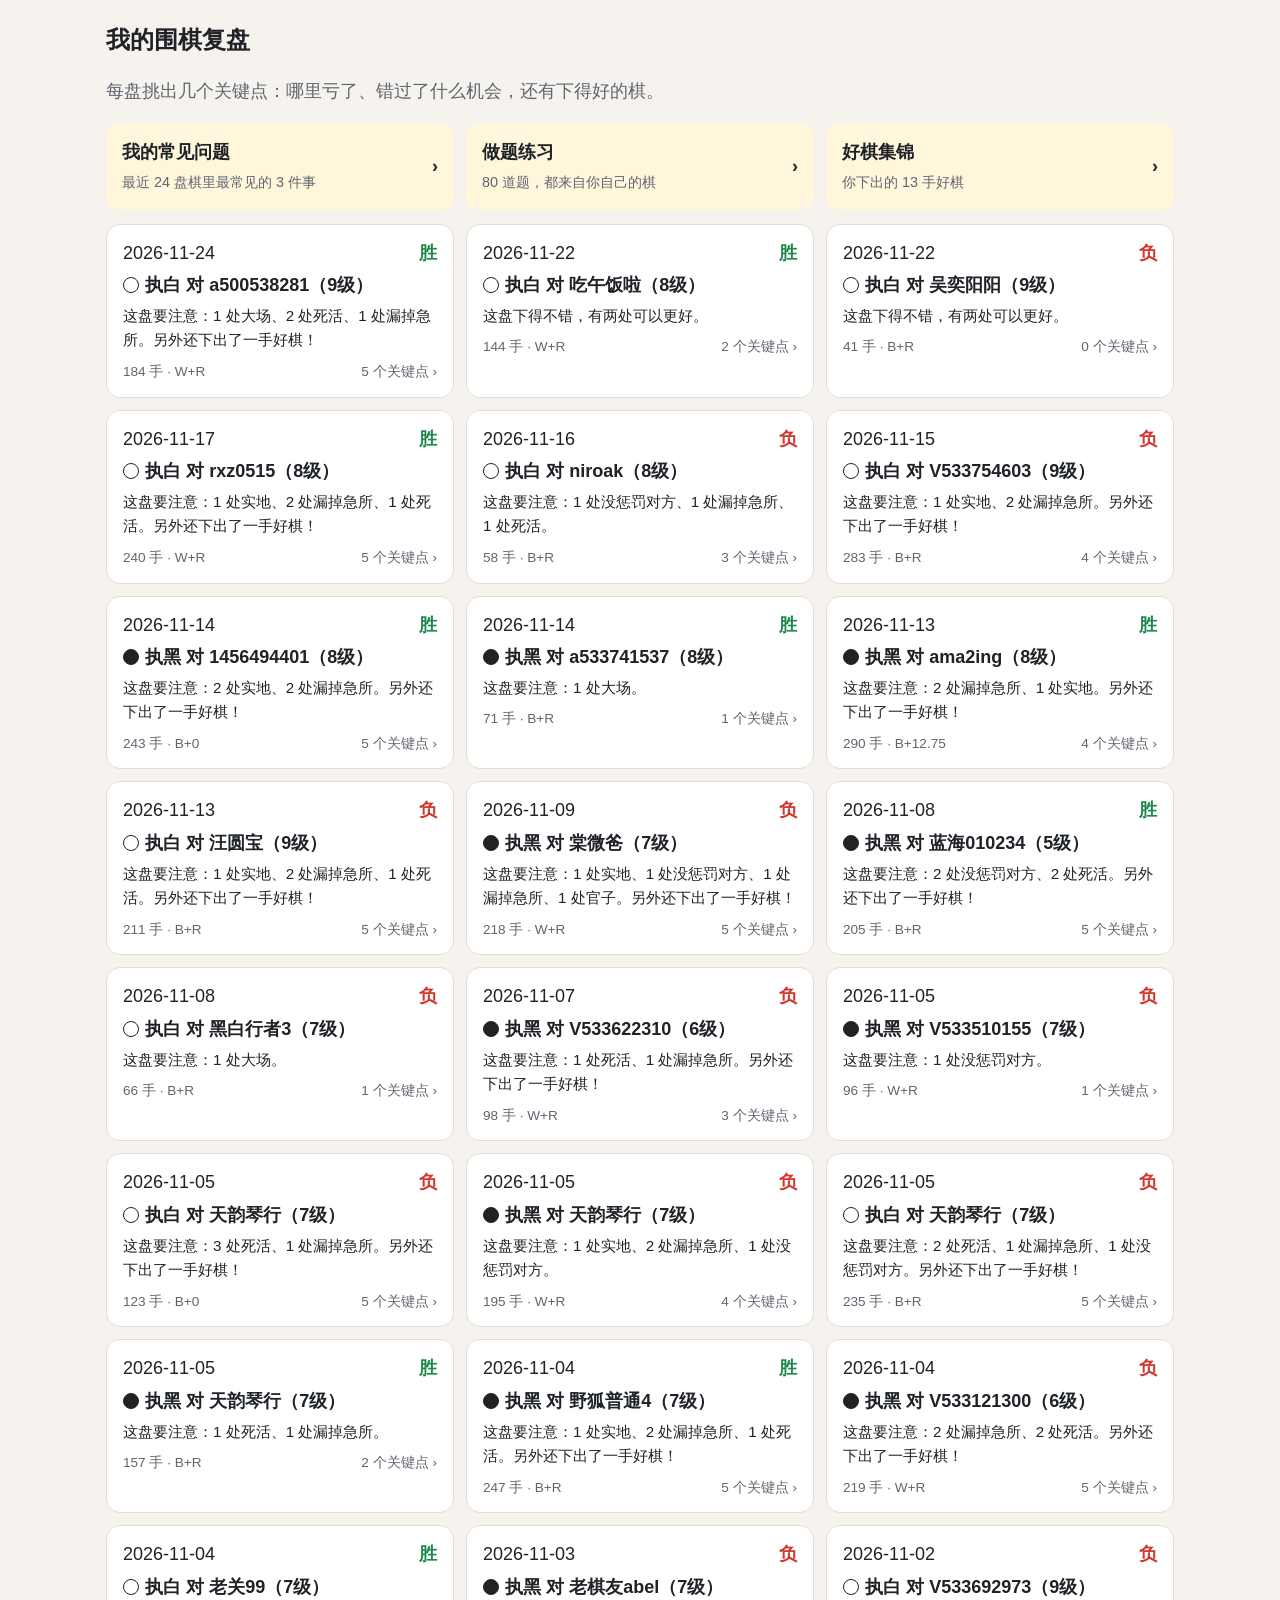
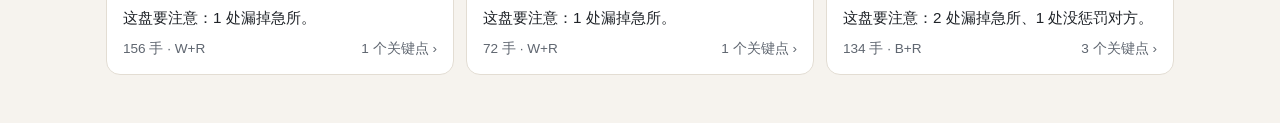
<file: site/index.html>
<!doctype html>
<html lang="zh-CN">
<head>
  <meta charset="utf-8">
  <meta name="viewport" content="width=device-width, initial-scale=1, viewport-fit=cover">
  <meta name="robots" content="noindex, nofollow">
  <title>围棋复盘</title>
  <link rel="stylesheet" href="assets/style.css">
</head>
<body>
  <main class="page">
    <header class="site-head">
      <h1>我的围棋复盘</h1>
      <p class="meta">每盘挑出几个关键点：哪里亏了、错过了什么机会，还有下得好的棋。</p>
    </header>
    <section id="list" class="game-list">加载中……</section>
  </main>
  <script type="module" src="assets/index.js"></script>
</body>
</html>
</file>
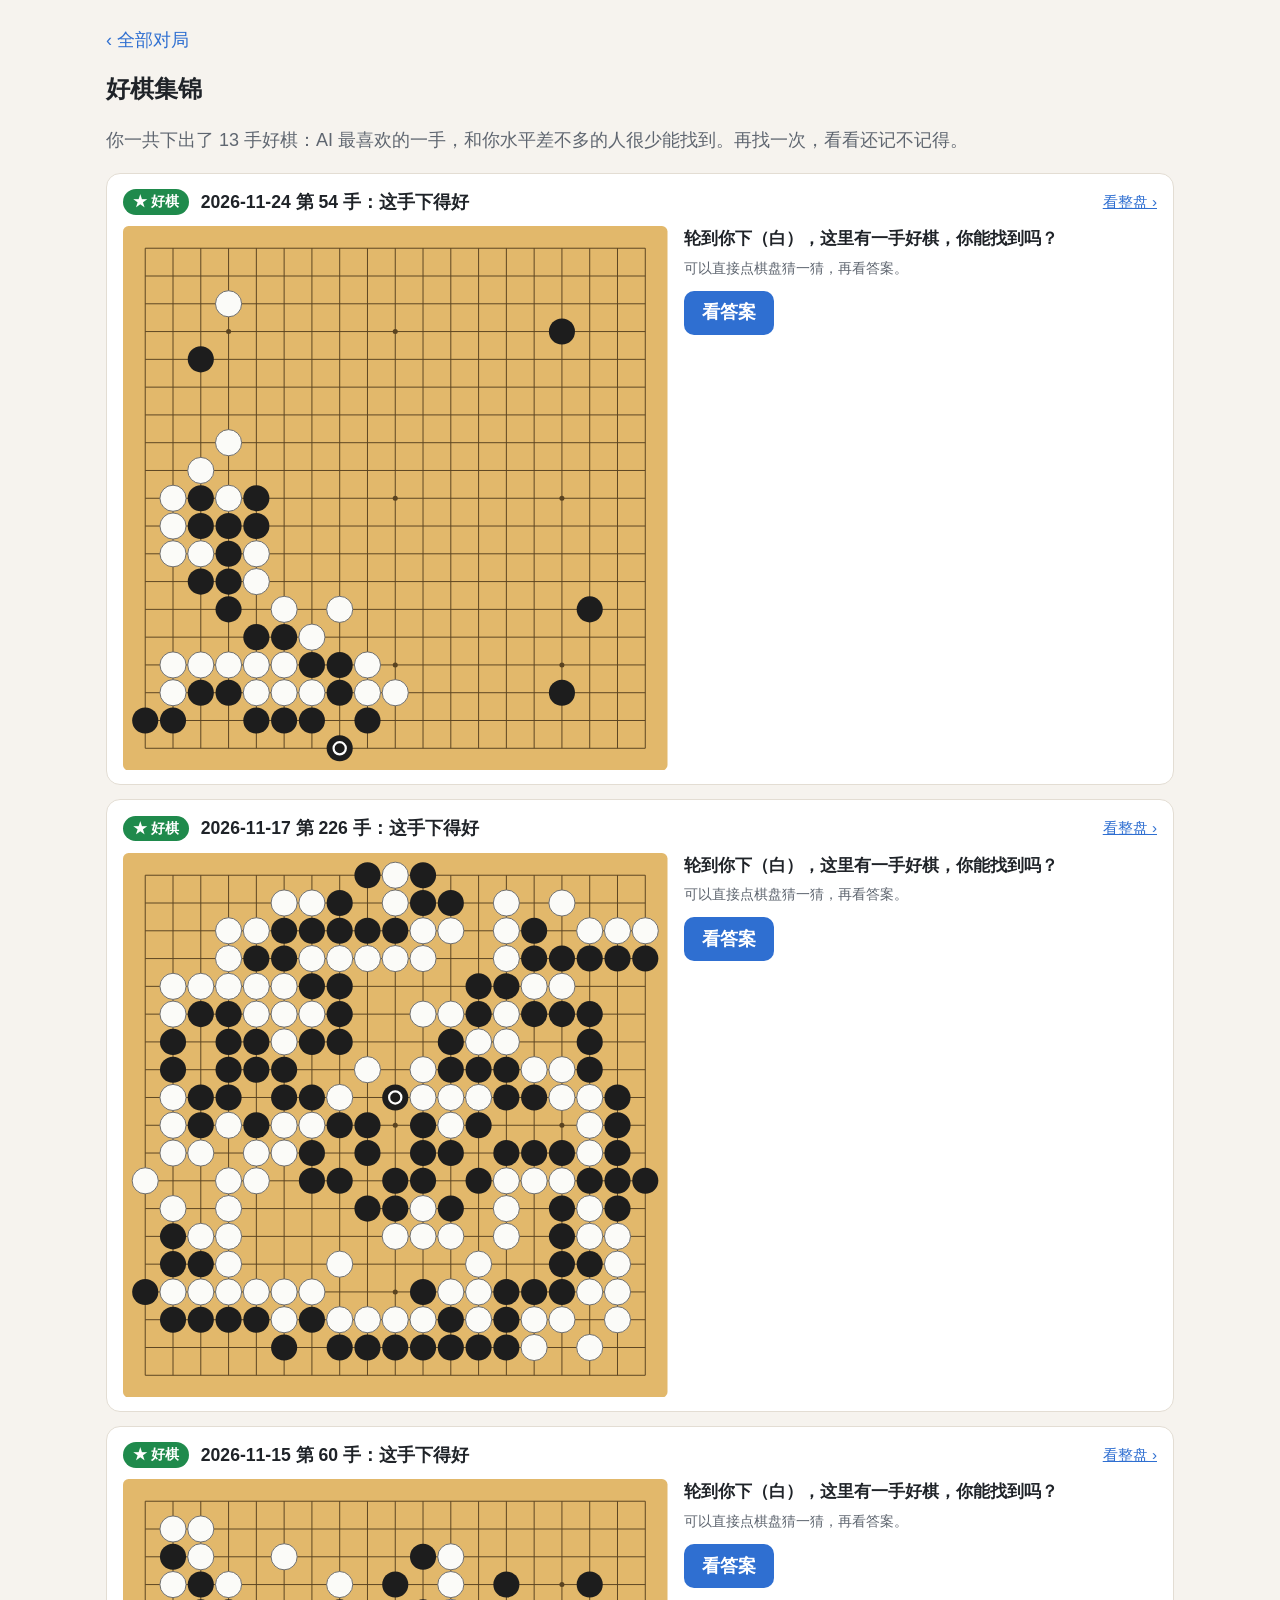
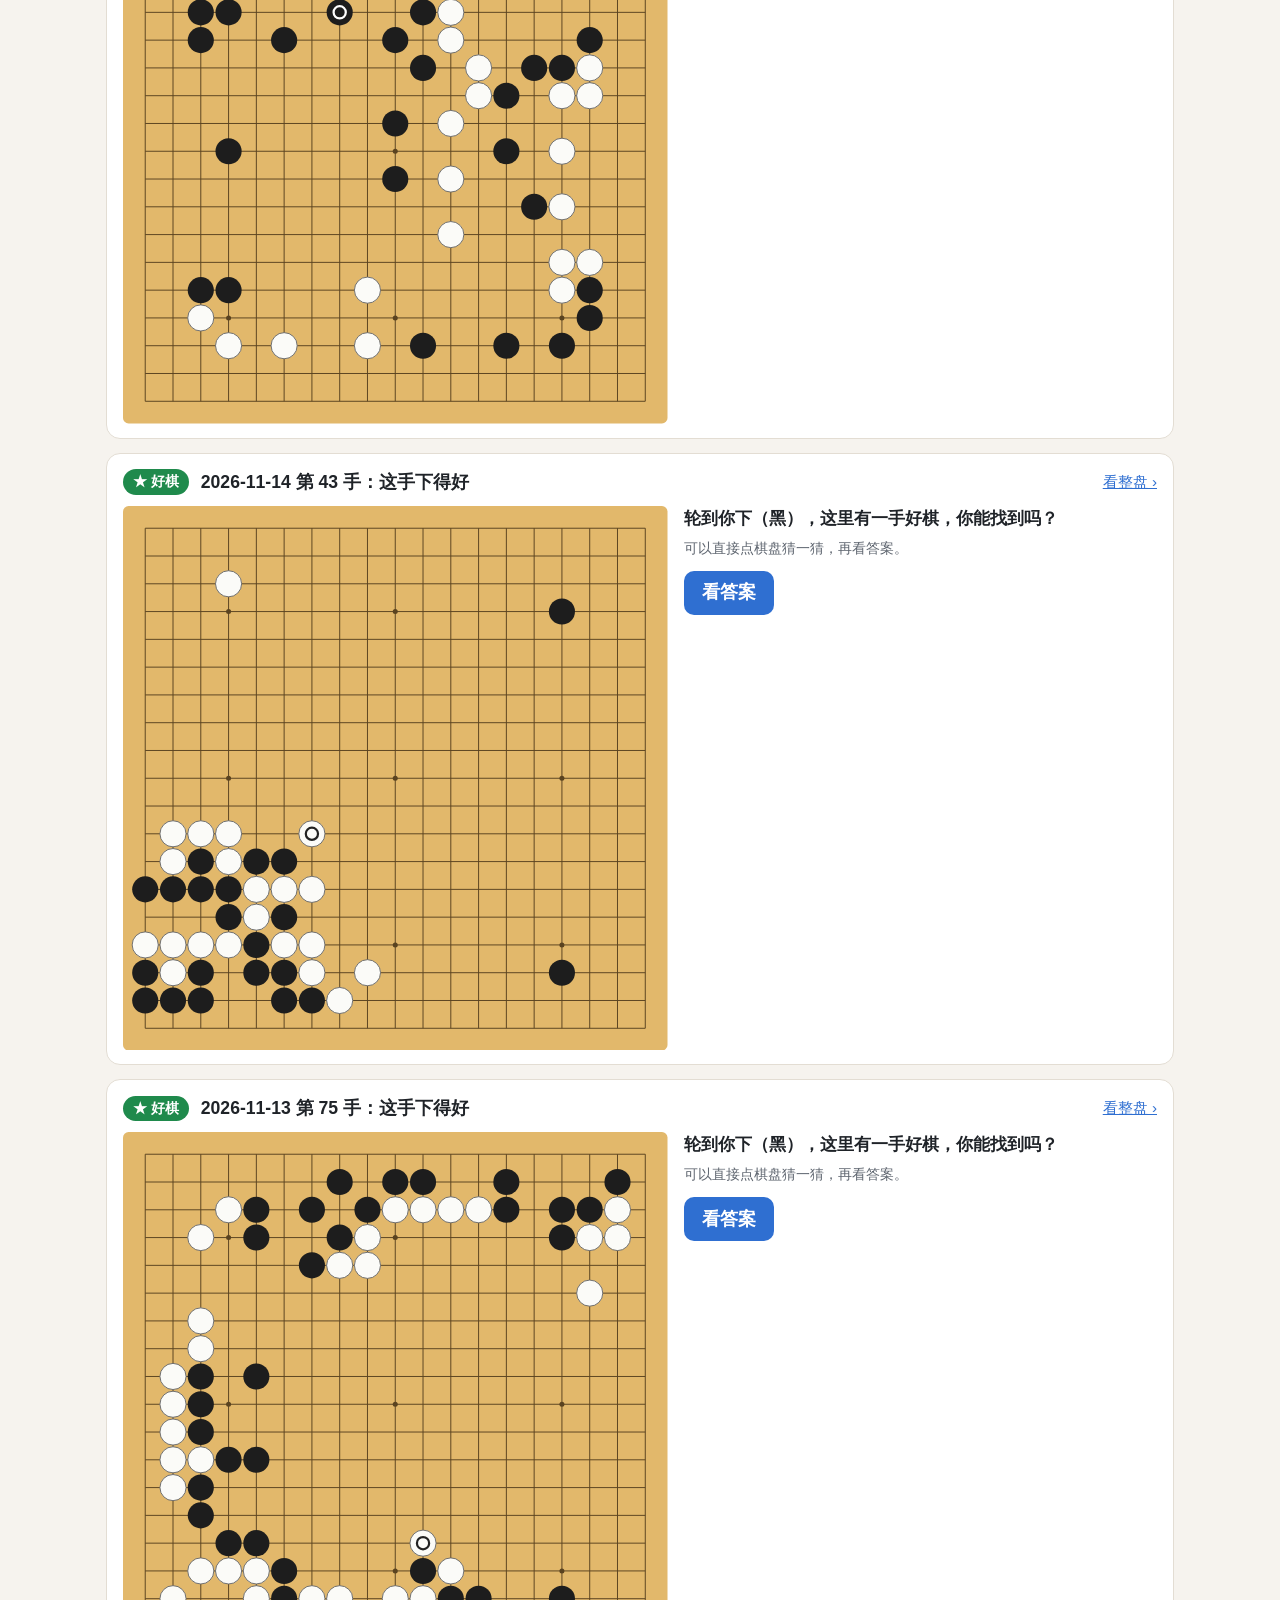
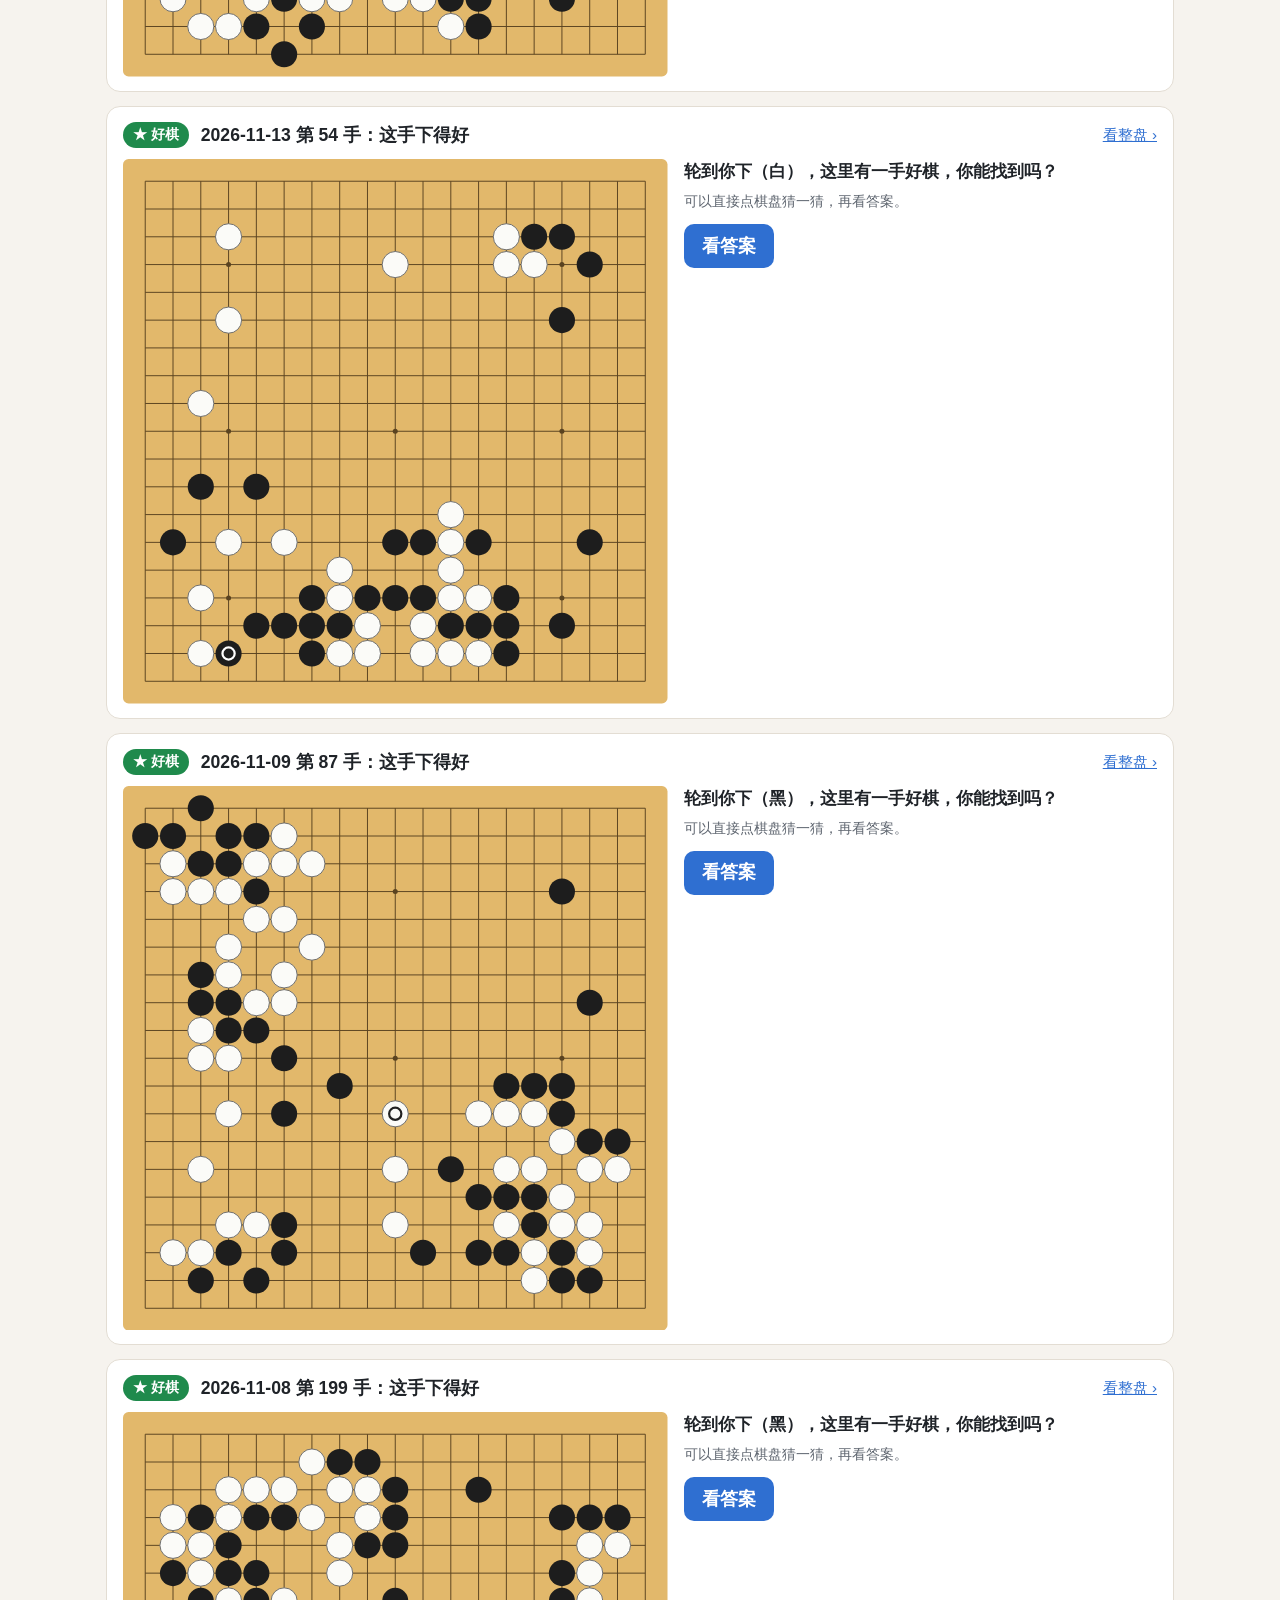
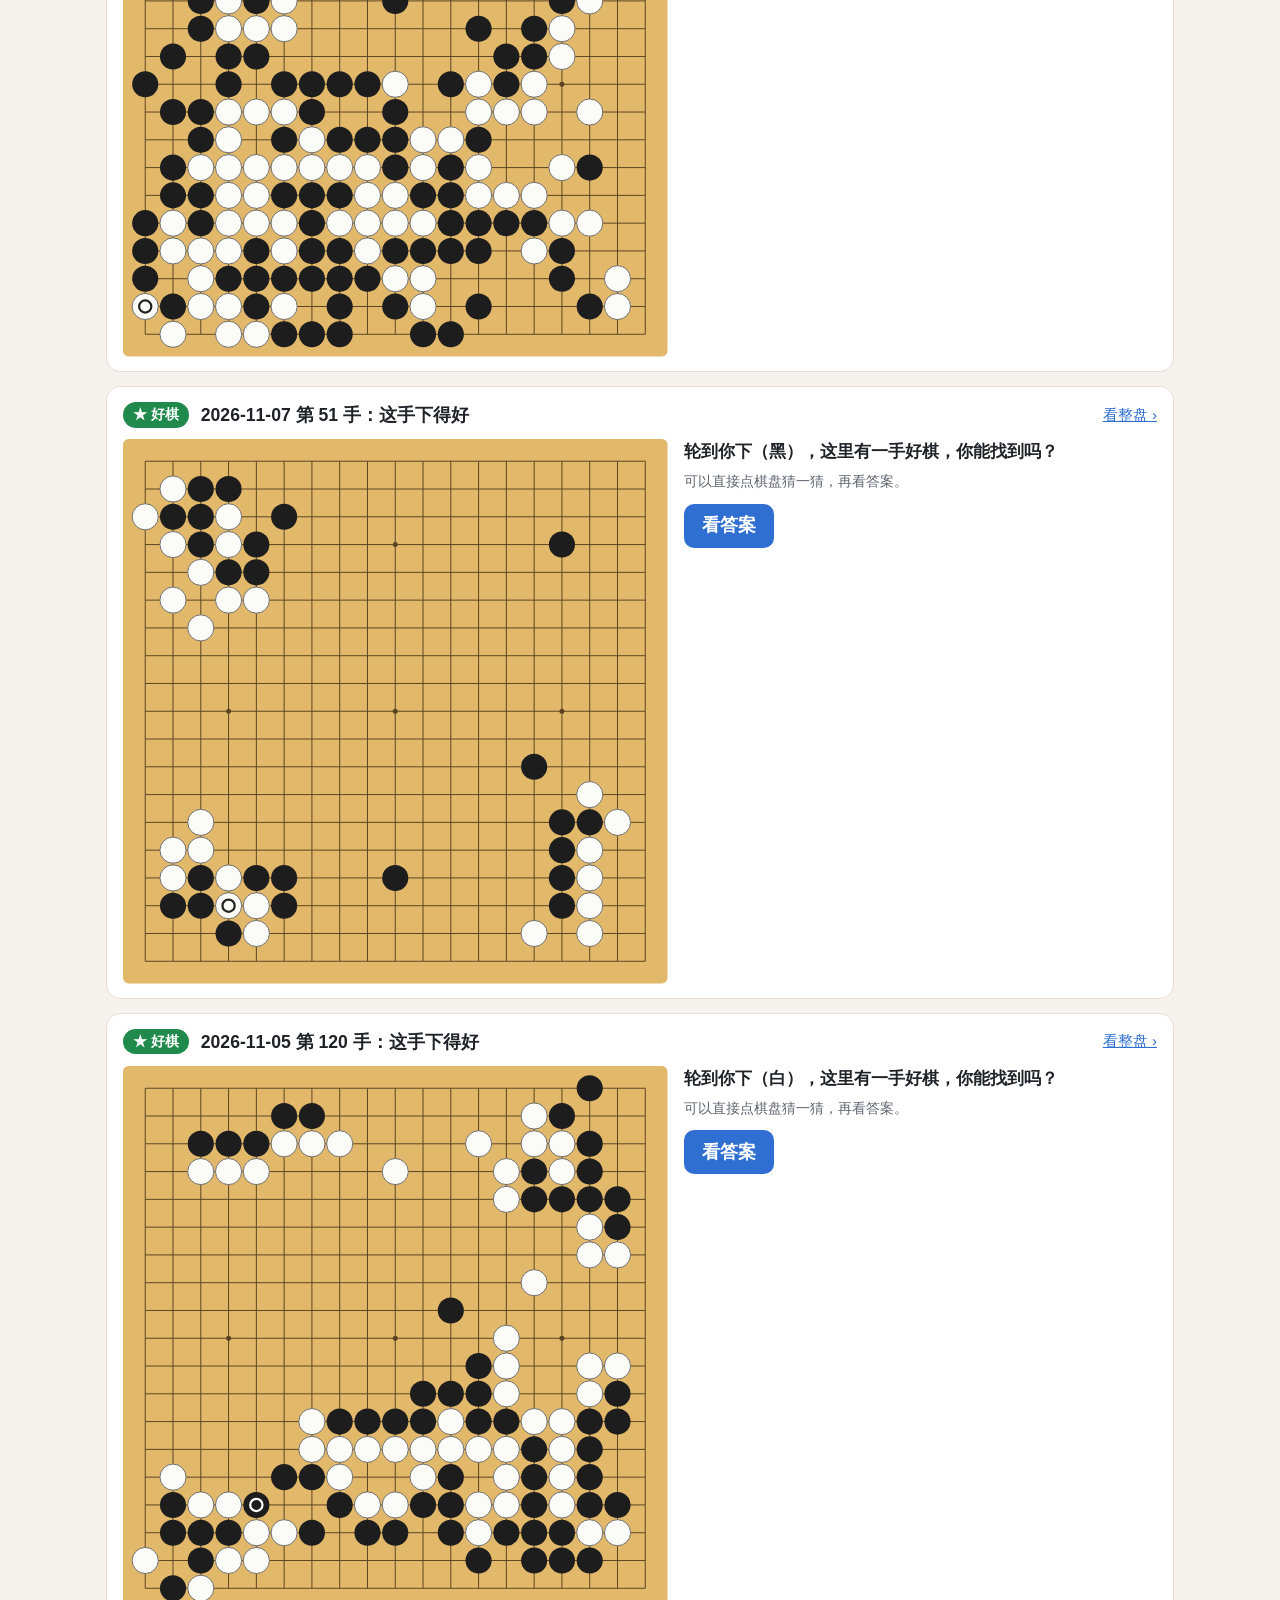
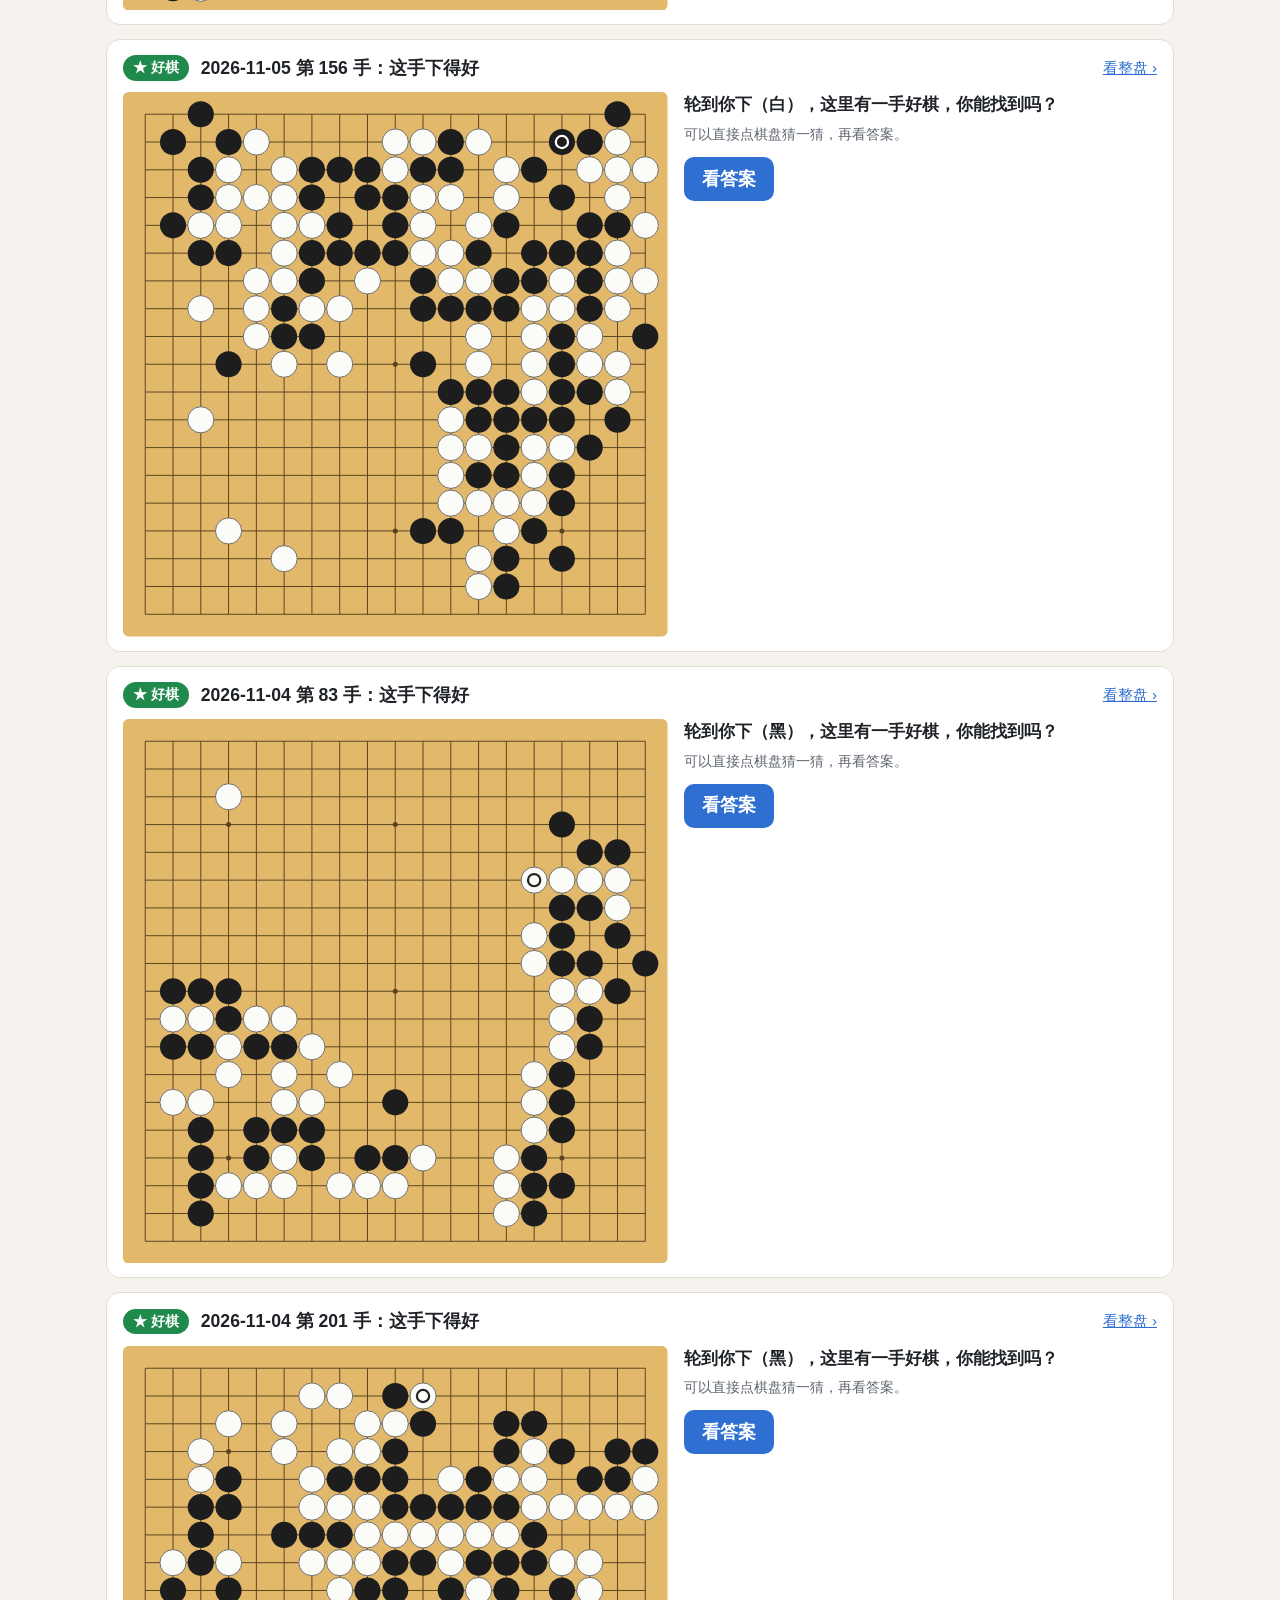
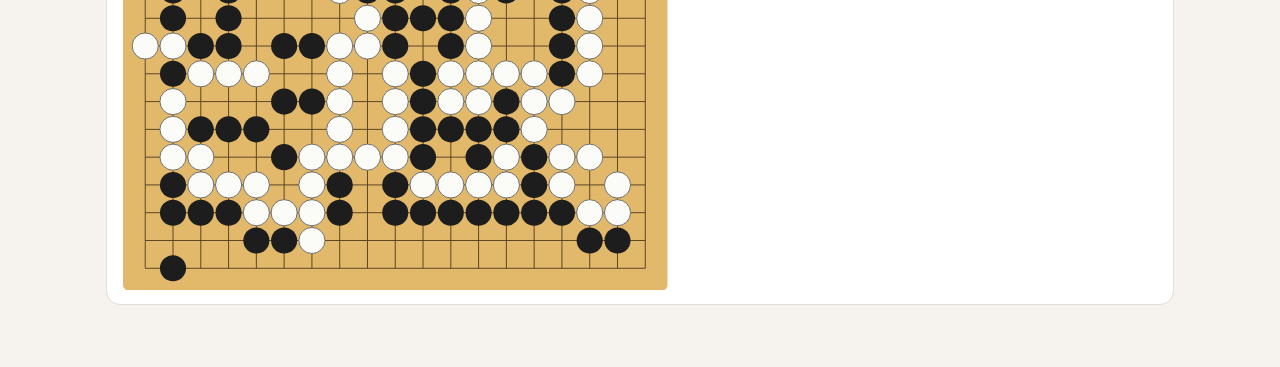
<file: site/goods.html>
<!doctype html>
<html lang="zh-CN">
<head>
  <meta charset="utf-8">
  <meta name="viewport" content="width=device-width, initial-scale=1, viewport-fit=cover">
  <meta name="robots" content="noindex, nofollow">
  <title>好棋集锦</title>
  <link rel="stylesheet" href="assets/style.css">
</head>
<body>
  <main id="app" class="page">加载中……</main>
  <script type="module" src="assets/goods.js"></script>
</body>
</html>
</file>
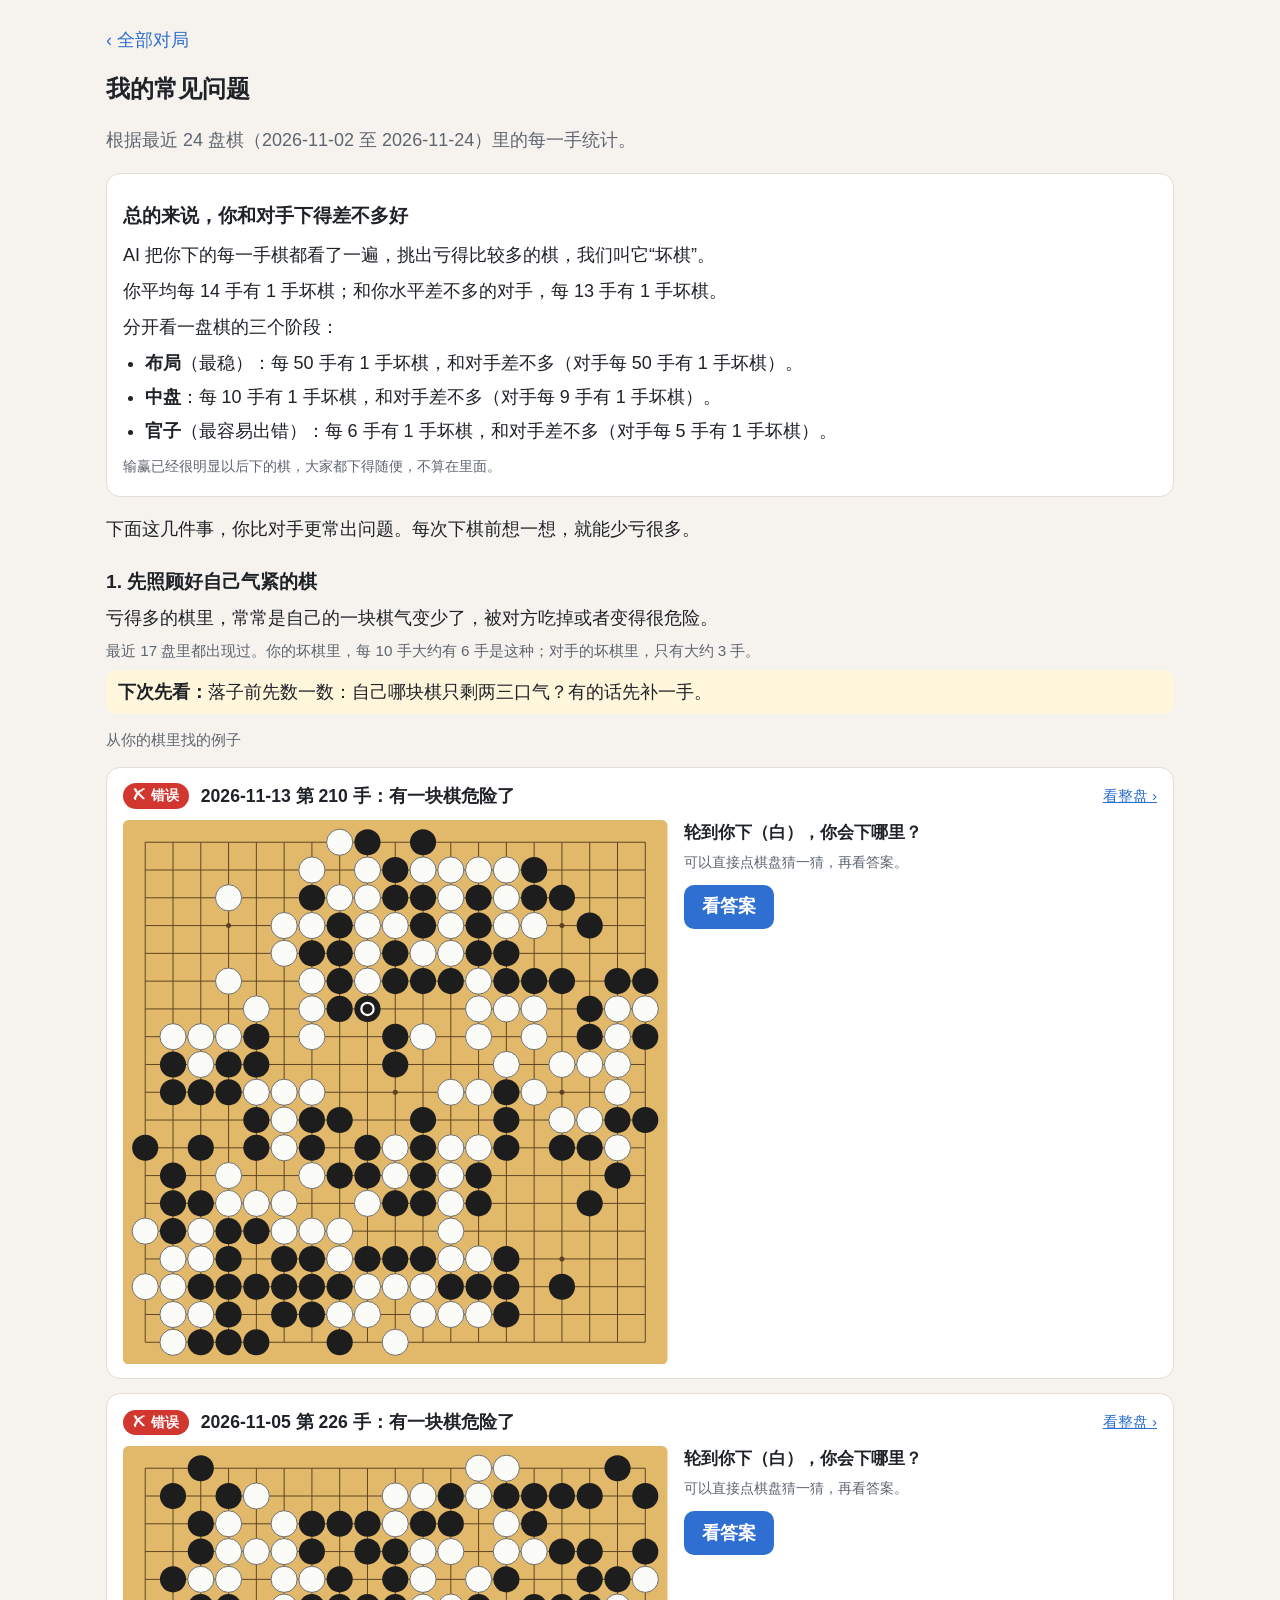
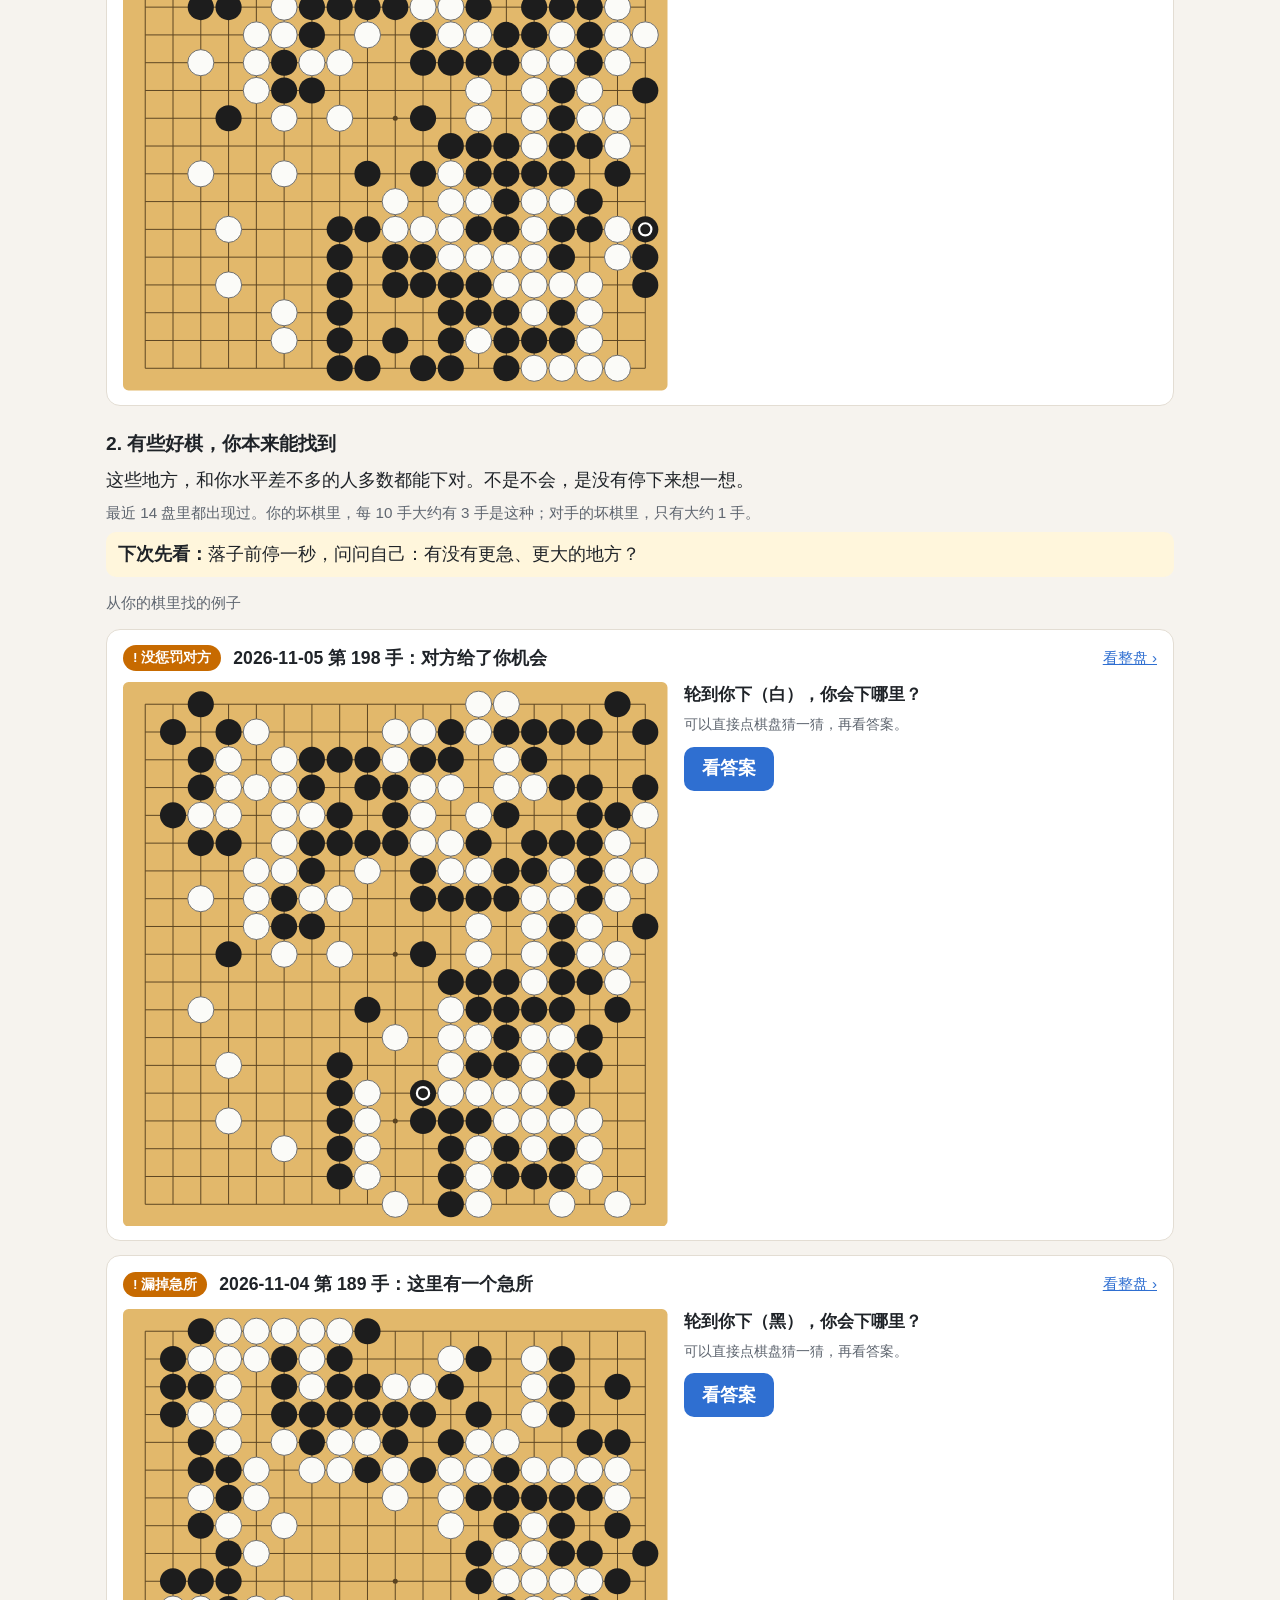
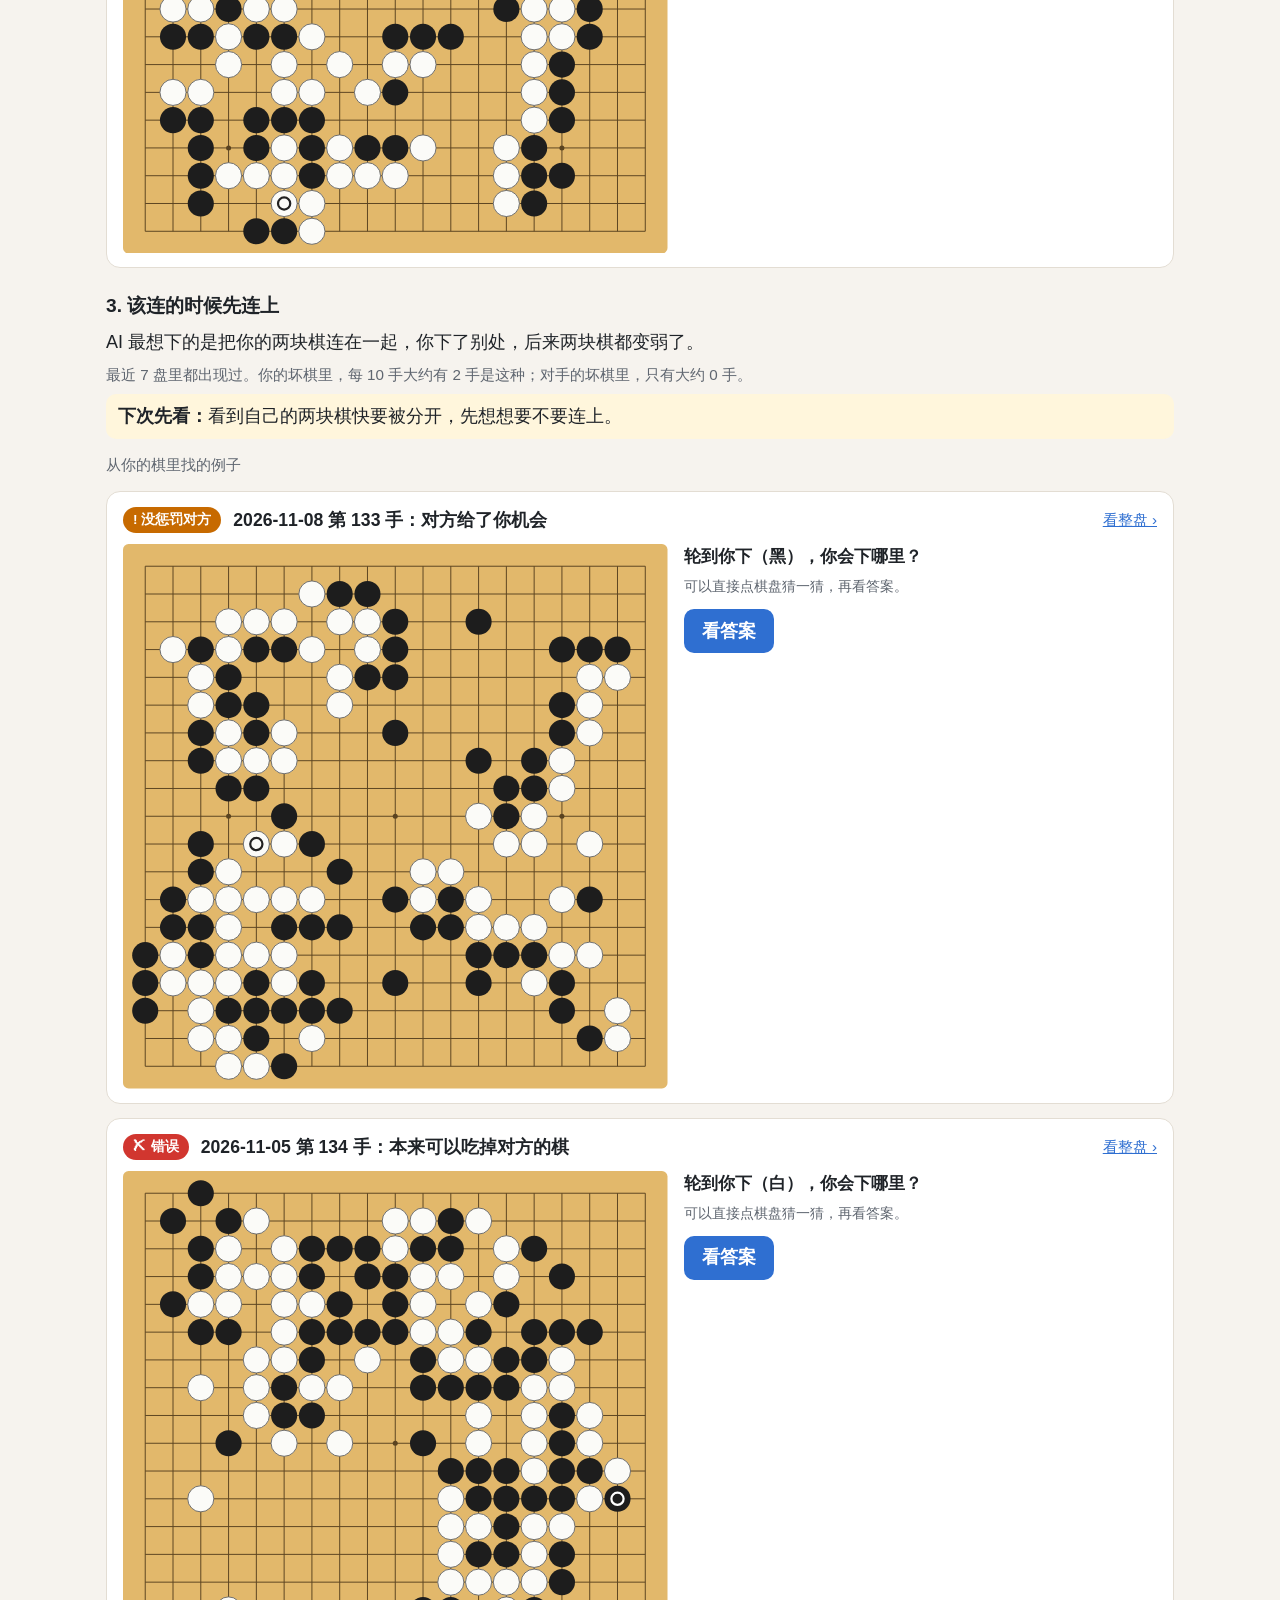
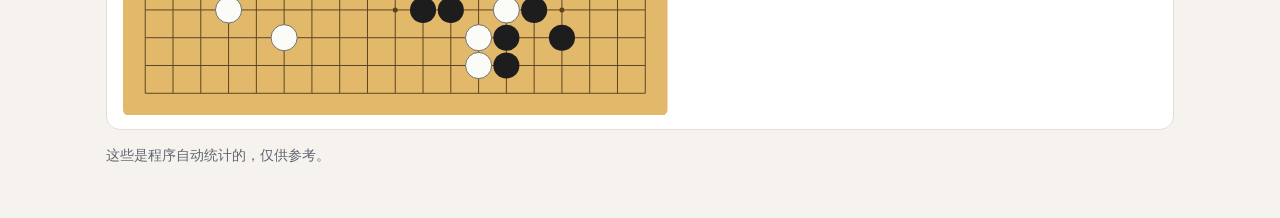
<file: site/habits.html>
<!doctype html>
<html lang="zh-CN">
<head>
  <meta charset="utf-8">
  <meta name="viewport" content="width=device-width, initial-scale=1, viewport-fit=cover">
  <meta name="robots" content="noindex, nofollow">
  <title>我的常见问题</title>
  <link rel="stylesheet" href="assets/style.css">
</head>
<body>
  <main id="app" class="page">加载中……</main>
  <script type="module" src="assets/habits.js"></script>
</body>
</html>
</file>
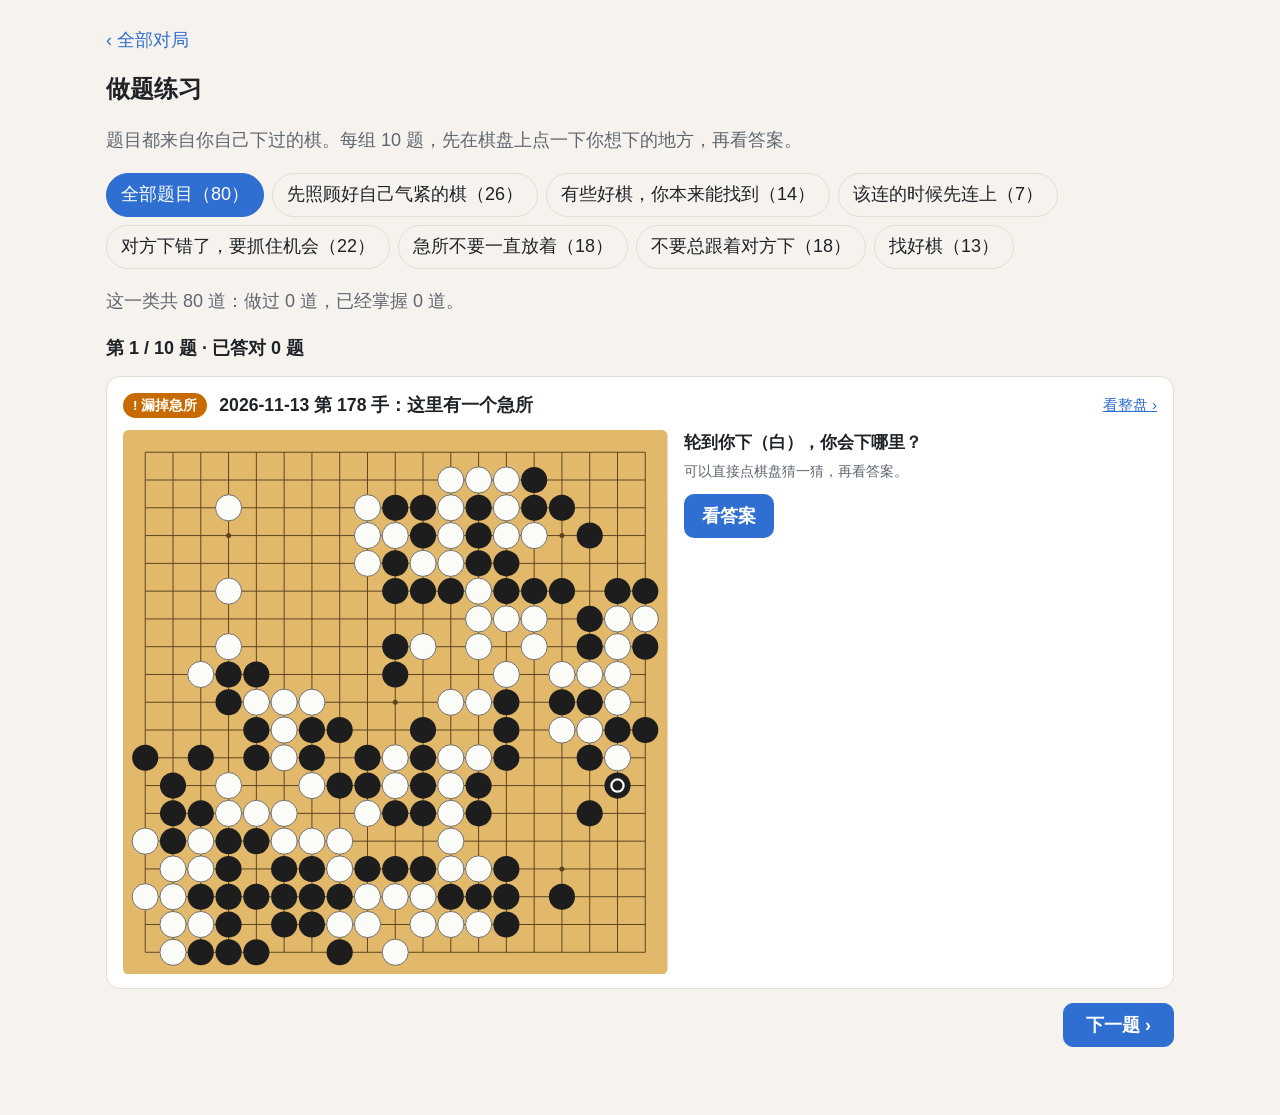
<file: site/practice.html>
<!doctype html>
<html lang="zh-CN">
<head>
  <meta charset="utf-8">
  <meta name="viewport" content="width=device-width, initial-scale=1, viewport-fit=cover">
  <meta name="robots" content="noindex, nofollow">
  <title>做题练习</title>
  <link rel="stylesheet" href="assets/style.css">
</head>
<body>
  <main id="app" class="page">加载中……</main>
  <script type="module" src="assets/practice.js"></script>
</body>
</html>
</file>
<file: site/assets/style.css>
:root {
  --bg: #f6f3ee;
  --card: #ffffff;
  --text: #1f2328;
  --muted: #5f6670;
  --line: #e3ddd3;
  --wood: #e2b86b;
  --grid: #5a4320;
  --red: #d1362f;
  --green: #1f8a4c;
  --blue: #2f6fd1;
  --orange: #c76a00;
  --up: rgba(31, 138, 76, 0.18);
  --down: rgba(209, 54, 47, 0.16);
  --area: rgba(209, 54, 47, 0.45);
  --tip: #fff6dc;
  --radius: 14px;
  color-scheme: light;
}

@media (prefers-color-scheme: dark) {
  :root:not([data-theme="light"]) {
    --bg: #16181c;
    --card: #20242a;
    --text: #e8e6e3;
    --muted: #a3a9b1;
    --line: #333941;
    --wood: #c9a15a;
    --tip: #3a3320;
    --up: rgba(60, 180, 110, 0.22);
    --down: rgba(230, 90, 80, 0.22);
    color-scheme: dark;
  }
}

* { box-sizing: border-box; }

body {
  margin: 0;
  background: var(--bg);
  color: var(--text);
  font: 18px/1.6 -apple-system, BlinkMacSystemFont, "PingFang SC", "Microsoft YaHei", "Segoe UI", sans-serif;
  -webkit-text-size-adjust: 100%;
}

.page { max-width: 1100px; margin: 0 auto; padding: 16px 16px 48px; }
h1 { font-size: 1.5rem; margin: 0.2em 0; }
h2 { font-size: 1.2rem; margin: 1.2em 0 0.5em; }
h3 { font-size: 1.1rem; margin: 0; }
h4 { font-size: 1rem; margin: 0.8em 0 0.3em; }
.meta, .legend, .hint { color: var(--muted); }
.legend, .hint { font-size: 0.9rem; margin: 0.2em 0; }
a { color: var(--blue); }
.back { display: inline-block; padding: 10px 0; text-decoration: none; min-height: 44px; }

.outcome.win { color: var(--green); }
.outcome.lose { color: var(--red); }

/* Game list */
.game-list { display: grid; gap: 12px; grid-template-columns: repeat(auto-fill, minmax(300px, 1fr)); }
.game-card {
  display: block; padding: 14px 16px; background: var(--card); border: 1px solid var(--line);
  border-radius: var(--radius); color: inherit; text-decoration: none;
}
.game-card:active { transform: scale(0.99); }
.game-card .row { display: flex; justify-content: space-between; align-items: center; gap: 8px; }
.game-card .small { font-size: 0.85rem; color: var(--muted); }
.game-card .who { font-weight: 600; margin: 4px 0; }
.game-card .sum { margin: 4px 0 8px; font-size: 0.95rem; }
.stone-dot { display: inline-block; width: 0.9em; height: 0.9em; border-radius: 50%; margin-right: 6px; vertical-align: -0.1em; border: 1px solid #222; }
.stone-dot.black { background: #222; }
.stone-dot.white { background: #fff; }

/* Chart */
.chart { background: var(--card); border: 1px solid var(--line); border-radius: var(--radius); padding: 4px 16px 12px; }
.curve { width: 100%; height: auto; display: block; }
.curve .axis { stroke: var(--line); stroke-width: 1; }
.curve .axis.zero { stroke: var(--muted); }
.curve .tick { fill: var(--muted); font-size: 10px; }
.curve .lead-line { fill: none; stroke: var(--text); stroke-width: 1.4; }
.curve .lead-up { fill: var(--up); }
.curve .lead-down { fill: var(--down); }
.curve .dot { cursor: pointer; }
.curve .dot circle { fill: var(--red); stroke: var(--card); stroke-width: 1.5; }
.curve .dot circle.hit { fill: transparent; stroke: none; }
.curve .dot.missed_punish circle:not(.hit), .curve .dot.missed_urgent circle:not(.hit) { fill: var(--orange); }
.curve .dot.good circle:not(.hit) { fill: var(--green); }

/* Key point cards */
.card { background: var(--card); border: 1px solid var(--line); border-radius: var(--radius); padding: 14px 16px; margin: 14px 0; scroll-margin-top: 12px; }
.card header { display: flex; flex-wrap: wrap; align-items: center; gap: 8px 12px; margin-bottom: 10px; }
.kind { font-size: 0.85rem; font-weight: 700; padding: 2px 10px; border-radius: 999px; color: #fff; background: var(--red); }
.kind.missed_punish, .kind.missed_urgent { background: var(--orange); }
.kind.good { background: var(--green); }
.card-body { display: grid; grid-template-columns: minmax(0, 1fr); gap: 16px; }
@media (min-width: 760px) and (orientation: landscape), (min-width: 900px) {
  .card-body { grid-template-columns: minmax(0, 1.15fr) minmax(0, 1fr); align-items: start; }
}
.board-wrap { max-width: 640px; width: 100%; margin: 0 auto; }
.board { width: 100%; height: auto; display: block; touch-action: manipulation; user-select: none; -webkit-user-select: none; }
.question { font-weight: 700; font-size: 1.05rem; margin: 0 0 4px; }

.controls { margin-top: 10px; }
.controls[hidden] { display: none; }
.lines { display: flex; flex-wrap: wrap; gap: 8px; }
.lines .reset { margin-left: auto; }
button {
  font: inherit; min-height: 44px; min-width: 44px; padding: 6px 14px; border-radius: 10px;
  border: 1px solid var(--line); background: var(--bg); color: var(--text); cursor: pointer;
}
button.active { background: var(--blue); color: #fff; border-color: var(--blue); }
button:disabled { opacity: 0.4; cursor: default; }
.stepper { display: flex; align-items: center; justify-content: center; gap: 12px; margin-top: 8px; }
.stepper .nav { font-size: 1.5rem; line-height: 1; width: 64px; }
.step { min-width: 7em; text-align: center; color: var(--muted); }

details.answer > summary {
  display: inline-flex; align-items: center; min-height: 44px; padding: 6px 18px; margin-top: 8px;
  border-radius: 10px; background: var(--blue); color: #fff; font-weight: 700; cursor: pointer; list-style: none;
}
details.answer > summary::-webkit-details-marker { display: none; }
details.answer[open] > summary { background: var(--bg); color: var(--muted); border: 1px solid var(--line); }
.feedback { font-weight: 700; margin: 10px 0 0; }
.facts { padding-left: 1.2em; margin: 0.2em 0; }
.facts li { margin: 0.25em 0; }
.tip { background: var(--tip); border-radius: 10px; padding: 8px 12px; margin: 10px 0; }
.cands { border-collapse: collapse; margin: 8px 0; font-size: 0.92em; }
.cands th, .cands td { padding: 3px 10px 3px 0; text-align: left; }
.cands th { color: var(--muted); font-weight: normal; }
.cands tr.played td { color: var(--bad, #c0392b); }
.pill { display: inline-block; min-width: 1.4em; text-align: center; font-weight: 700; padding: 0 4px; border-radius: 6px; line-height: 1.35; }
.pill.played { color: var(--red); }
.pill.recommended { color: #fff; background: var(--green); }
.pill.alt { color: #fff; background: var(--blue); }
.pill.group { color: var(--text); background: var(--bg); border: 1px solid var(--line); }

/* Whole-game replay and the territory view */
.replay { background: var(--card); border: 1px solid var(--line); border-radius: var(--radius); padding: 4px 16px 14px; }
.replay .board-wrap { margin-top: 6px; }
.scrub { display: flex; align-items: center; gap: 8px; margin-top: 8px; }
.scrub input[type="range"] { flex: 1; min-width: 0; height: 44px; }
.scrub .nav { font-size: 1.5rem; line-height: 1; width: 52px; padding: 0; }
.replay .move-no { color: var(--muted); text-align: center; margin: 4px 0 0; }
.situation { display: flex; flex-wrap: wrap; align-items: center; gap: 6px 12px; margin-top: 8px; }
button.toggle.active { background: var(--text); color: var(--bg); border-color: var(--text); }
.lead { font-weight: 700; }
.lead.up { color: var(--green); }
.lead.down { color: var(--red); }
.counts { color: var(--muted); font-size: 0.9rem; margin-left: 10px; }
.no-data { color: var(--muted); font-size: 0.9rem; }

/* 我的常见问题 */
.tools { display: grid; gap: 12px; grid-template-columns: repeat(auto-fill, minmax(260px, 1fr)); margin: 0 0 14px; }
.tool { display: flex; align-items: center; justify-content: space-between; gap: 8px; padding: 14px 16px;
  background: var(--tip); border-radius: var(--radius); color: inherit; text-decoration: none; min-height: 44px; }
.tool .small { color: var(--muted); font-size: 0.9rem; }
.tool .go { font-weight: 700; }
.chips { display: flex; flex-wrap: wrap; gap: 8px; margin: 12px 0 4px; }
.chip { border-radius: 999px; }
.chip.active { background: var(--blue); color: #fff; border-color: var(--blue); }
button.primary { background: var(--blue); color: #fff; border-color: var(--blue); font-weight: 700; padding: 6px 22px; }
.progress { font-weight: 700; margin: 14px 0 0; }
.next-row { display: flex; justify-content: flex-end; margin: 4px 0 20px; }
.done { margin-top: 14px; }
.done button { margin-top: 6px; }
.overview p { margin: 0.4em 0; }
.phase-lines { margin: 0.3em 0 0.5em; padding-left: 1.2em; }
.phase-lines li { margin: 0.3em 0; }
.lead-in { margin: 18px 0 0; }
.habit { margin-top: 20px; }
.habit > h2 { margin-bottom: 0.2em; }
.habit > p { margin: 0.35em 0; }
.habit-count { color: var(--muted); font-size: 0.95rem; }
.examples-head { margin: 14px 0 0; color: var(--muted); font-weight: normal; font-size: 0.95rem; }
.card header a { margin-left: auto; font-size: 0.95rem; }

.summary { margin-top: 20px; font-weight: 700; text-align: center; }

/* Board SVG */
.board .wood { fill: var(--wood); }
.board .grid line { stroke: var(--grid); stroke-width: 0.35; }
.board .star { fill: var(--grid); }
.board .stone.black { fill: #1d1d1d; }
.board .stone.white { fill: #fbfbf8; stroke: #6d6d6d; stroke-width: 0.35; }
.board .area { fill: var(--area); }
.board .own.black { fill: #111; fill-opacity: 0.78; }
.board .own.white { fill: #fff; fill-opacity: 0.9; stroke: #555; stroke-width: 0.25; }
.board .stone.dead { opacity: 0.55; }
.board .last { fill: none; stroke-width: 0.8; }
.board .last.on-black { stroke: #fff; }
.board .last.on-white { stroke: #222; }
.board .cross line { stroke: var(--red); stroke-width: 1.3; stroke-linecap: round; }
.board .badge { stroke: none; }
.board .badge.recommended, .board .badge.played_good { fill: var(--green); }
.board .badge.ai_best, .board .badge.common { fill: var(--blue); }
.board text { font: 700 5.2px -apple-system, "PingFang SC", "Microsoft YaHei", sans-serif; text-anchor: middle; dominant-baseline: central; }
.board text.on-badge { fill: #fff; }
.board text.on-black { fill: #fff; }
.board text.on-white, .board text.on-empty { fill: #111; }
.board text.num { font-size: 4.4px; }
.board .shape.filled.on-black { fill: #fff; }
.board .shape.filled.on-white { fill: #111; }
.board .shape.hollow { fill: none; stroke-width: 0.8; }
.board .shape.hollow.on-black { stroke: #fff; }
.board .shape.hollow.on-white { stroke: #111; }
.board .guess { fill: none; stroke: var(--blue); stroke-width: 0.9; stroke-dasharray: 1.4 1; }
</file>
